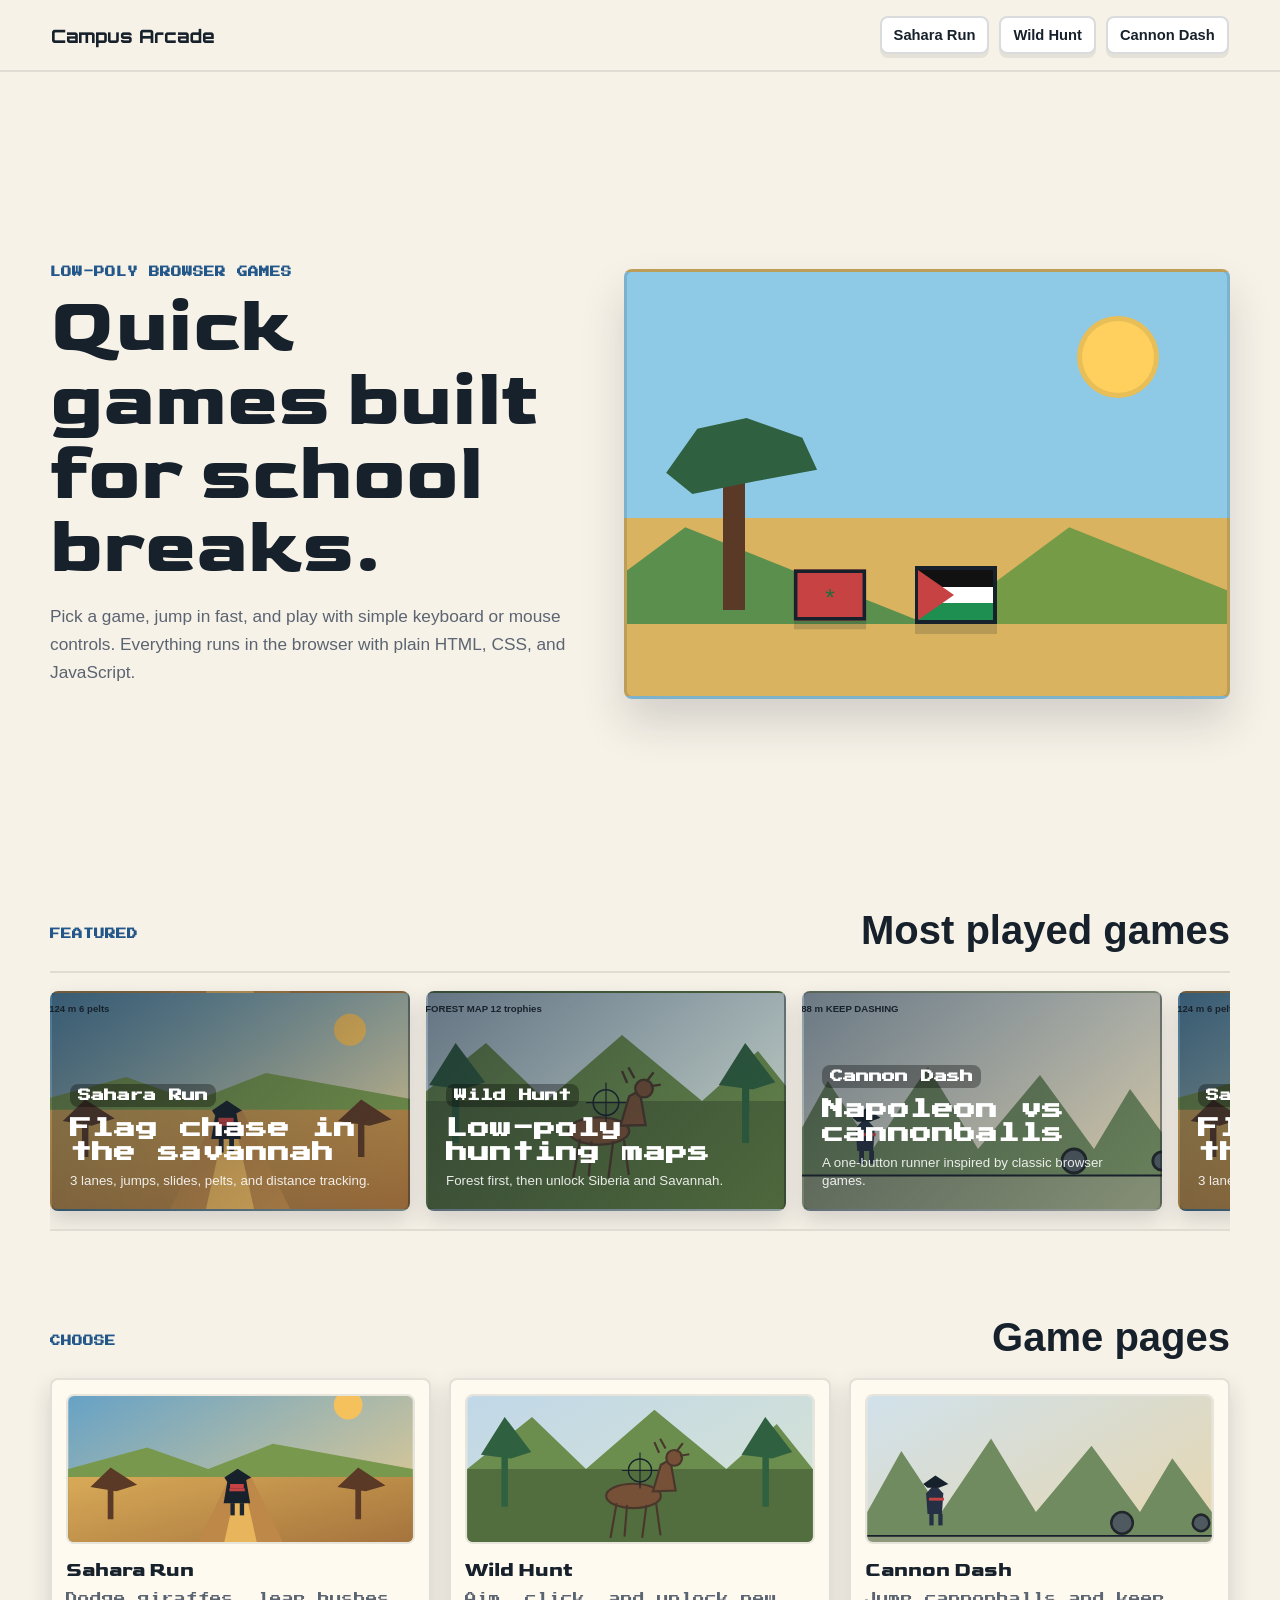
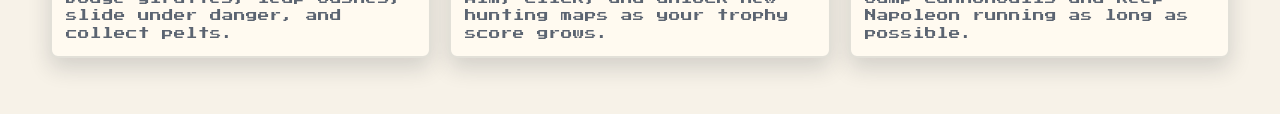
<file: index.html>
<!doctype html>
<html lang="en">
  <head>
    <meta charset="utf-8">
    <meta name="viewport" content="width=device-width, initial-scale=1">
    <title>Campus Arcade</title>
    <link rel="stylesheet" href="styles.css">
  </head>
  <body>
    <header class="site-header">
      <a class="brand" href="index.html">Campus Arcade</a>
      <nav class="nav-links" aria-label="Main navigation">
        <a href="runner.html">Sahara Run</a>
        <a href="safari.html">Wild Hunt</a>
        <a href="napoleon.html">Cannon Dash</a>
      </nav>
    </header>

    <main>
      <section class="intro">
        <div class="intro-copy">
          <p class="eyebrow">Low-poly browser games</p>
          <h1>Quick games built for school breaks.</h1>
          <p>
            Pick a game, jump in fast, and play with simple keyboard or mouse controls.
            Everything runs in the browser with plain HTML, CSS, and JavaScript.
          </p>
        </div>
        <div class="hero-scene" aria-label="Low-poly savannah arcade scene">
          <div class="sun"></div>
          <div class="hill hill-one"></div>
          <div class="hill hill-two"></div>
          <div class="acacia"></div>
          <div class="runner-token western-token"></div>
          <div class="runner-token morocco-token"></div>
        </div>
      </section>

      <section class="featured-section" aria-labelledby="featured-title">
        <div class="section-heading">
          <p class="eyebrow">Featured</p>
          <h2 id="featured-title">Most played games</h2>
        </div>
        <div class="carousel" aria-label="Featured game carousel">
          <div class="carousel-track">
            <a class="feature-card sahara-card" href="runner.html">
              <span>Sahara Run</span>
              <strong>Flag chase in the savannah</strong>
              <small>3 lanes, jumps, slides, pelts, and distance tracking.</small>
            </a>
            <a class="feature-card safari-card" href="safari.html">
              <span>Wild Hunt</span>
              <strong>Low-poly hunting maps</strong>
              <small>Forest first, then unlock Siberia and Savannah.</small>
            </a>
            <a class="feature-card cannon-card" href="napoleon.html">
              <span>Cannon Dash</span>
              <strong>Napoleon vs cannonballs</strong>
              <small>A one-button runner inspired by classic browser games.</small>
            </a>
            <a class="feature-card sahara-card" href="runner.html" aria-hidden="true">
              <span>Sahara Run</span>
              <strong>Flag chase in the savannah</strong>
              <small>3 lanes, jumps, slides, pelts, and distance tracking.</small>
            </a>
            <a class="feature-card safari-card" href="safari.html" aria-hidden="true">
              <span>Wild Hunt</span>
              <strong>Low-poly hunting maps</strong>
              <small>Forest first, then unlock Siberia and Savannah.</small>
            </a>
            <a class="feature-card cannon-card" href="napoleon.html" aria-hidden="true">
              <span>Cannon Dash</span>
              <strong>Napoleon vs cannonballs</strong>
              <small>A one-button runner inspired by classic browser games.</small>
            </a>
          </div>
        </div>
      </section>

      <section class="games-section" aria-labelledby="games-title">
        <div class="section-heading">
          <p class="eyebrow">Choose</p>
          <h2 id="games-title">Game pages</h2>
        </div>
        <div class="game-grid">
          <a class="game-card" href="runner.html">
            <img class="mini-art" src="thumb-sahara.svg" alt="Sahara Run gameplay screenshot">
            <h3>Sahara Run</h3>
            <p>Dodge giraffes, leap bushes, slide under danger, and collect pelts.</p>
          </a>
          <a class="game-card" href="safari.html">
            <img class="mini-art" src="thumb-wild-hunt.svg" alt="Wild Hunt gameplay screenshot">
            <h3>Wild Hunt</h3>
            <p>Aim, click, and unlock new hunting maps as your trophy score grows.</p>
          </a>
          <a class="game-card" href="napoleon.html">
            <img class="mini-art" src="thumb-cannon-dash.svg" alt="Cannon Dash gameplay screenshot">
            <h3>Cannon Dash</h3>
            <p>Jump cannonballs and keep Napoleon running as long as possible.</p>
          </a>
        </div>
      </section>
    </main>
  </body>
</html>
</file>
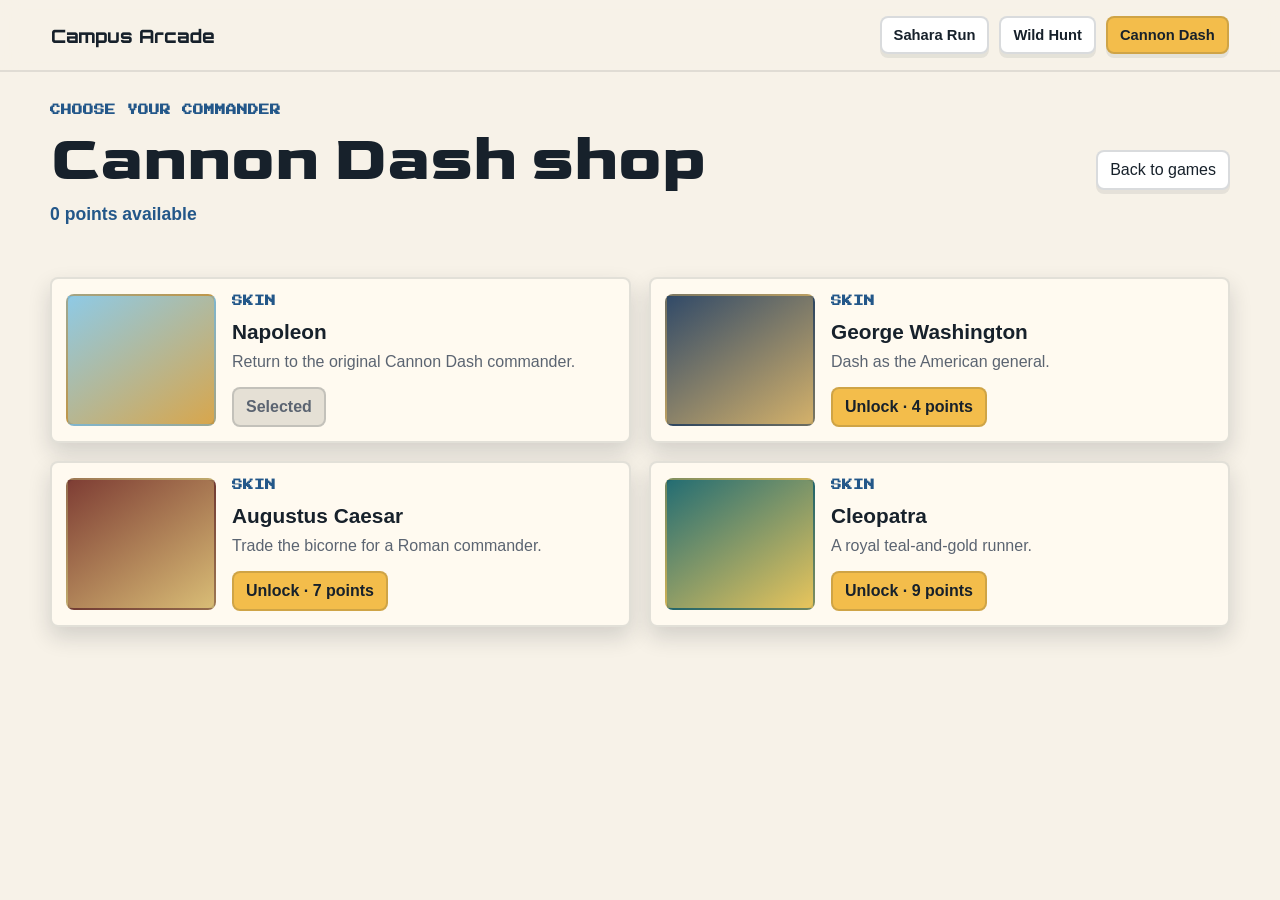
<file: napoleon-shop.html>
<!doctype html>
<html lang="en">
  <head>
    <meta charset="utf-8">
    <meta name="viewport" content="width=device-width, initial-scale=1">
    <title>Cannon Dash Shop | Campus Arcade</title>
    <link rel="stylesheet" href="styles.css?v=3">
  </head>
  <body data-shop-game="napoleon">
    <header class="site-header">
      <a class="brand" href="index.html">Campus Arcade</a>
      <nav class="nav-links" aria-label="Main navigation">
        <a href="runner.html">Sahara Run</a>
        <a href="safari.html">Wild Hunt</a>
        <a href="napoleon.html" aria-current="page">Cannon Dash</a>
      </nav>
    </header>
    <main class="game-page shop-page">
      <section class="game-shell">
        <div class="game-topline">
          <div><p class="eyebrow">Choose your commander</p><h1>Cannon Dash shop</h1></div>
          <div class="game-actions"><a class="quiet-link" href="napoleon.html">Back to games</a></div>
        </div>
        <p class="shop-balance" id="shopBalance"></p>
        <p class="shop-message" id="shopMessage" role="status"></p>
        <div class="shop-grid" id="shopItems"></div>
      </section>
    </main>
    <script src="game.js?v=3"></script>
  </body>
</html>
</file>
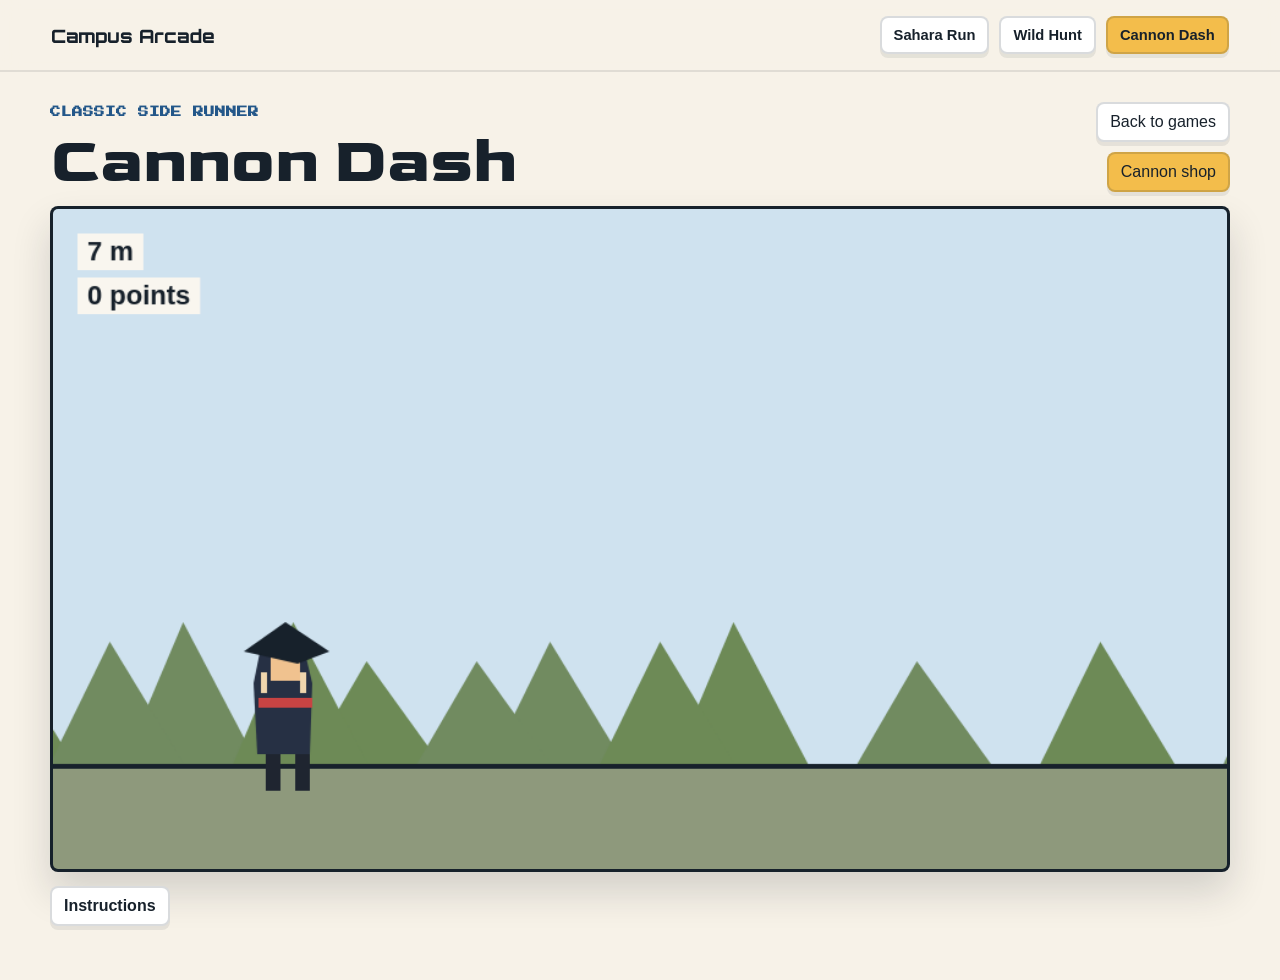
<file: napoleon.html>
<!doctype html>
<html lang="en">
  <head>
    <meta charset="utf-8">
    <meta name="viewport" content="width=device-width, initial-scale=1">
    <title>Cannon Dash | Campus Arcade</title>
    <link rel="stylesheet" href="styles.css?v=2">
  </head>
  <body>
    <header class="site-header">
      <a class="brand" href="index.html">Campus Arcade</a>
      <nav class="nav-links" aria-label="Main navigation">
        <a href="runner.html">Sahara Run</a>
        <a href="safari.html">Wild Hunt</a>
        <a href="napoleon.html" aria-current="page">Cannon Dash</a>
      </nav>
    </header>

    <main class="game-page">
      <section class="game-shell">
        <div class="game-topline">
          <div>
            <p class="eyebrow">Classic side runner</p>
            <h1>Cannon Dash</h1>
          </div>
          <div class="game-actions">
            <a class="quiet-link" href="index.html">Back to games</a>
            <a class="quiet-link shop-link" href="napoleon-shop.html">Cannon shop</a>
          </div>
        </div>
        <div class="canvas-wrap">
          <canvas id="napoleonGame" width="960" height="540" aria-label="Cannon Dash game canvas"></canvas>
        </div>
        <div class="controls-row">
          <div class="instructions-panel">
            <button class="instructions-button" type="button" aria-expanded="false">Instructions</button>
            <ul class="instructions-list" hidden>
              <li>Press W, Up, or Space to jump.</li>
              <li>Double tap jump for a higher hop.</li>
              <li>Keep moving as cannonballs speed up over time.</li>
              <li>Press Space to restart after a crash.</li>
            </ul>
          </div>
        </div>
      </section>
    </main>
    <script src="game.js?v=2"></script>
  </body>
</html>
</file>
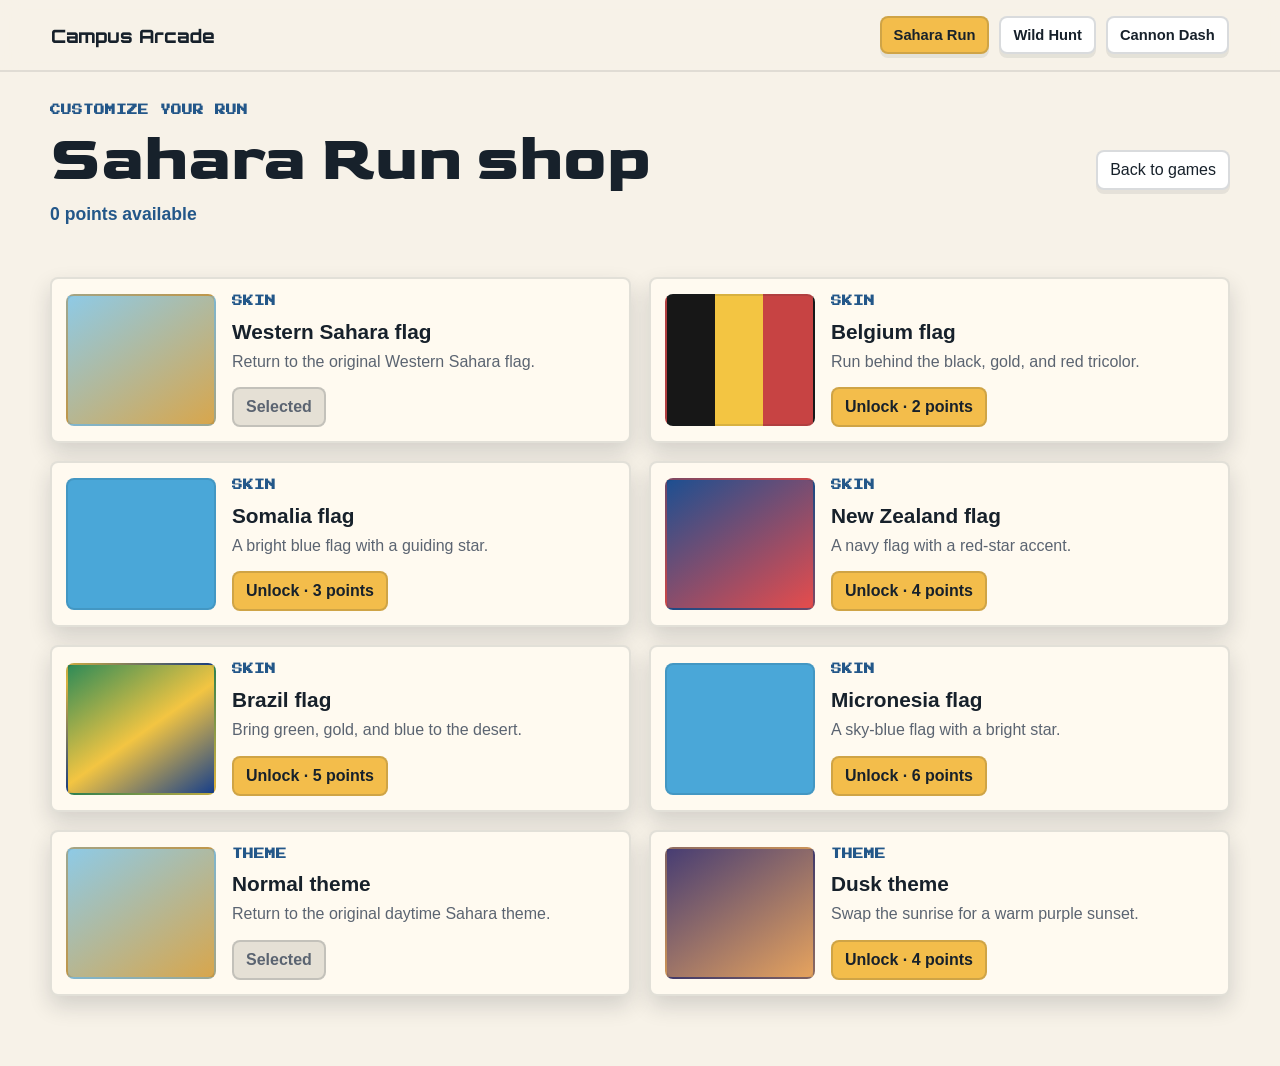
<file: runner-shop.html>
<!doctype html>
<html lang="en">
  <head>
    <meta charset="utf-8">
    <meta name="viewport" content="width=device-width, initial-scale=1">
    <title>Sahara Run Shop | Campus Arcade</title>
    <link rel="stylesheet" href="styles.css?v=3">
  </head>
  <body data-shop-game="runner">
    <header class="site-header">
      <a class="brand" href="index.html">Campus Arcade</a>
      <nav class="nav-links" aria-label="Main navigation">
        <a href="runner.html" aria-current="page">Sahara Run</a>
        <a href="safari.html">Wild Hunt</a>
        <a href="napoleon.html">Cannon Dash</a>
      </nav>
    </header>
    <main class="game-page shop-page">
      <section class="game-shell">
        <div class="game-topline">
          <div><p class="eyebrow">Customize your run</p><h1>Sahara Run shop</h1></div>
          <div class="game-actions"><a class="quiet-link" href="runner.html">Back to games</a></div>
        </div>
        <p class="shop-balance" id="shopBalance"></p>
        <p class="shop-message" id="shopMessage" role="status"></p>
        <div class="shop-grid" id="shopItems"></div>
      </section>
    </main>
    <script src="game.js?v=3"></script>
  </body>
</html>
</file>
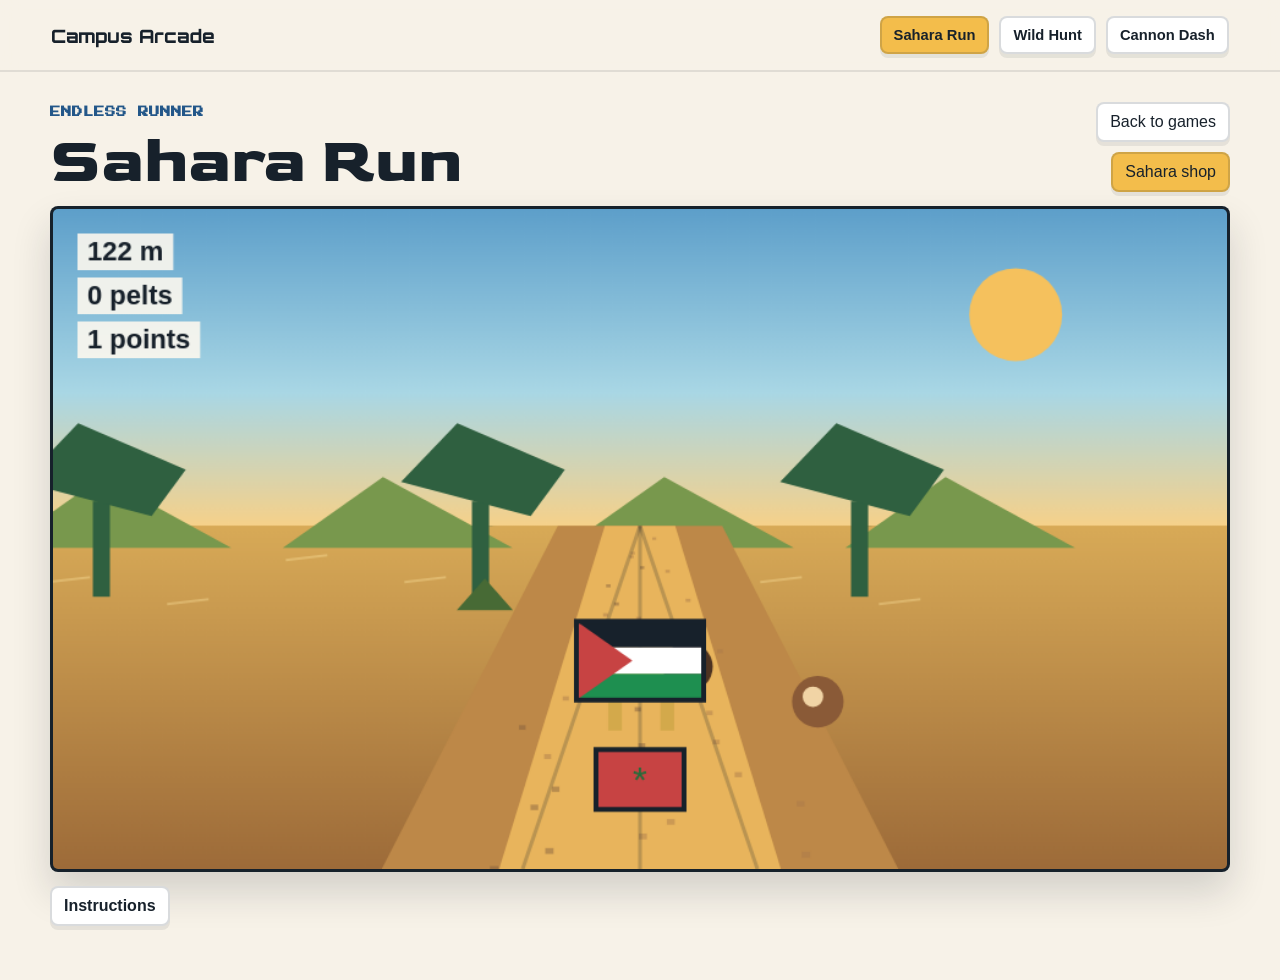
<file: runner.html>
<!doctype html>
<html lang="en">
  <head>
    <meta charset="utf-8">
    <meta name="viewport" content="width=device-width, initial-scale=1">
    <title>Sahara Run | Campus Arcade</title>
    <link rel="stylesheet" href="styles.css?v=2">
  </head>
  <body>
    <header class="site-header">
      <a class="brand" href="index.html">Campus Arcade</a>
      <nav class="nav-links" aria-label="Main navigation">
        <a href="runner.html" aria-current="page">Sahara Run</a>
        <a href="safari.html">Wild Hunt</a>
        <a href="napoleon.html">Cannon Dash</a>
      </nav>
    </header>

    <main class="game-page">
      <section class="game-shell">
        <div class="game-topline">
          <div>
            <p class="eyebrow">Endless runner</p>
            <h1>Sahara Run</h1>
          </div>
          <div class="game-actions">
            <a class="quiet-link" href="index.html">Back to games</a>
            <a class="quiet-link shop-link" href="runner-shop.html">Sahara shop</a>
          </div>
        </div>
        <div class="canvas-wrap">
          <canvas id="runnerGame" width="960" height="540" aria-label="Sahara Run game canvas"></canvas>
        </div>
        <div class="controls-row">
          <div class="instructions-panel">
            <button class="instructions-button" type="button" aria-expanded="false">Instructions</button>
            <ul class="instructions-list" hidden>
              <li>Use A/D or Left/Right to change lanes.</li>
              <li>Press W or Up to jump.</li>
              <li>Press S or Down to slide.</li>
              <li>Press Space to restart after a crash.</li>
            </ul>
          </div>
        </div>
      </section>
    </main>
    <script src="game.js?v=2"></script>
  </body>
</html>
</file>
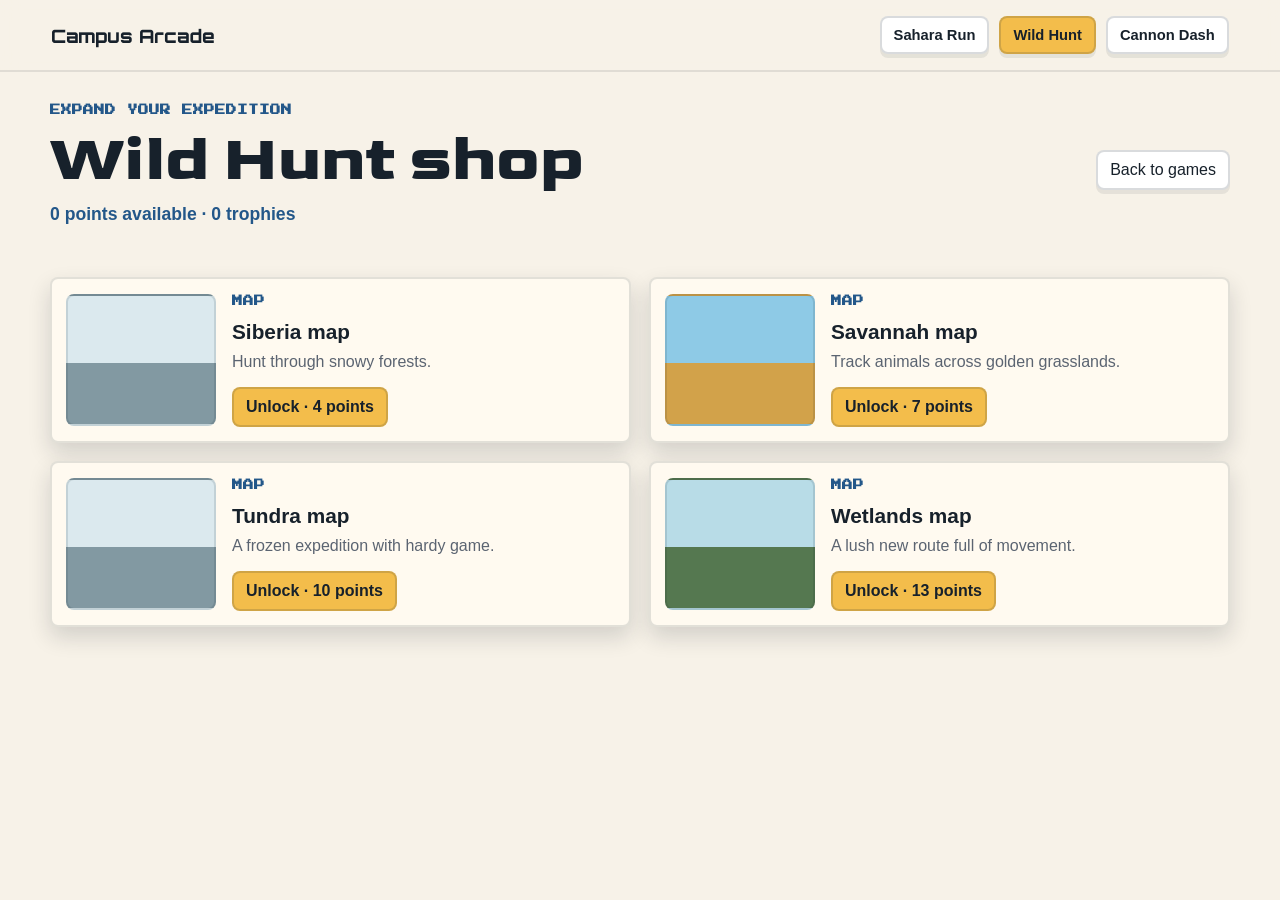
<file: safari-shop.html>
<!doctype html>
<html lang="en">
  <head>
    <meta charset="utf-8">
    <meta name="viewport" content="width=device-width, initial-scale=1">
    <title>Wild Hunt Shop | Campus Arcade</title>
    <link rel="stylesheet" href="styles.css?v=3">
  </head>
  <body data-shop-game="safari">
    <header class="site-header">
      <a class="brand" href="index.html">Campus Arcade</a>
      <nav class="nav-links" aria-label="Main navigation">
        <a href="runner.html">Sahara Run</a>
        <a href="safari.html" aria-current="page">Wild Hunt</a>
        <a href="napoleon.html">Cannon Dash</a>
      </nav>
    </header>
    <main class="game-page shop-page">
      <section class="game-shell">
        <div class="game-topline">
          <div><p class="eyebrow">Expand your expedition</p><h1>Wild Hunt shop</h1></div>
          <div class="game-actions"><a class="quiet-link" href="safari.html">Back to games</a></div>
        </div>
        <p class="shop-balance" id="shopBalance"></p>
        <p class="shop-message" id="shopMessage" role="status"></p>
        <div class="shop-grid" id="shopItems"></div>
      </section>
    </main>
    <script src="game.js?v=3"></script>
  </body>
</html>
</file>
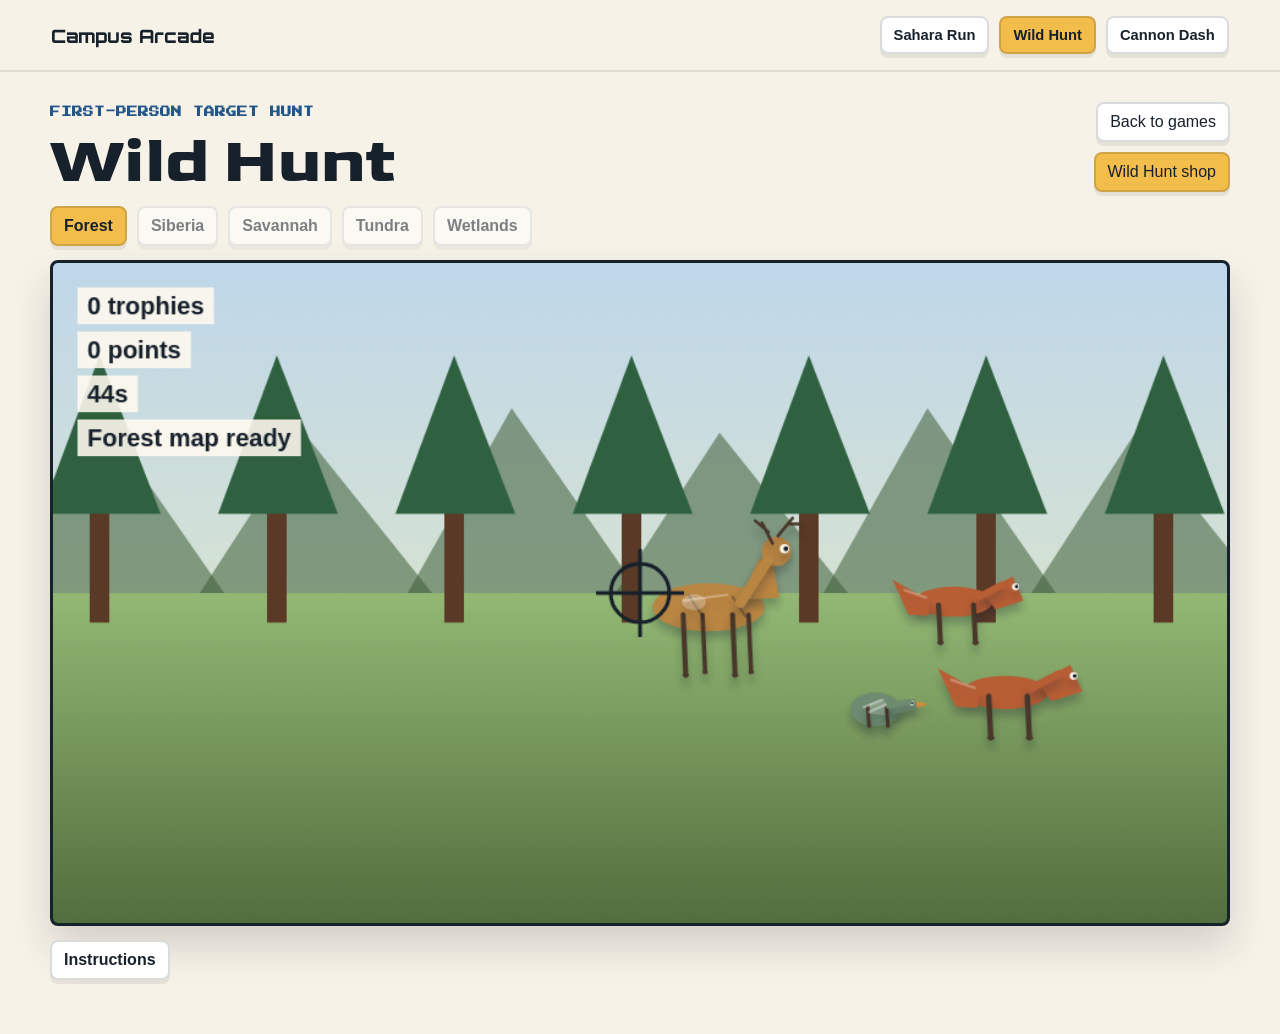
<file: safari.html>
<!doctype html>
<html lang="en">
  <head>
    <meta charset="utf-8">
    <meta name="viewport" content="width=device-width, initial-scale=1">
    <title>Wild Hunt | Campus Arcade</title>
    <link rel="stylesheet" href="styles.css?v=2">
  </head>
  <body>
    <header class="site-header">
      <a class="brand" href="index.html">Campus Arcade</a>
      <nav class="nav-links" aria-label="Main navigation">
        <a href="runner.html">Sahara Run</a>
        <a href="safari.html" aria-current="page">Wild Hunt</a>
        <a href="napoleon.html">Cannon Dash</a>
      </nav>
    </header>

    <main class="game-page">
      <section class="game-shell">
        <div class="game-topline">
          <div>
            <p class="eyebrow">First-person target hunt</p>
            <h1>Wild Hunt</h1>
          </div>
          <div class="game-actions">
            <a class="quiet-link" href="index.html">Back to games</a>
            <a class="quiet-link shop-link" href="safari-shop.html">Wild Hunt shop</a>
          </div>
        </div>
        <div class="map-picker" aria-label="Map selection">
          <button class="map-button active" data-map="forest">Forest</button>
          <button class="map-button locked" data-map="siberia">Siberia</button>
          <button class="map-button locked" data-map="savannah">Savannah</button>
          <button class="map-button locked" data-map="tundra">Tundra</button>
          <button class="map-button locked" data-map="wetlands">Wetlands</button>
        </div>
        <div class="canvas-wrap">
          <canvas id="safariGame" width="960" height="540" aria-label="Wild Hunt game canvas"></canvas>
        </div>
        <div class="controls-row">
          <div class="instructions-panel">
            <button class="instructions-button" type="button" aria-expanded="false">Instructions</button>
            <ul class="instructions-list" hidden>
              <li>Move the mouse or trackpad to aim.</li>
              <li>Click an animal to take a shot.</li>
              <li>Earn 1 point for every 5 animals tagged.</li>
              <li>Spend points in the shop to unlock more maps.</li>
            </ul>
          </div>
        </div>
      </section>
    </main>
    <script src="game.js?v=2"></script>
  </body>
</html>
</file>
<file: styles.css>
@import url('https://fonts.googleapis.com/css2?family=Goldman:wght@400;700&family=Orbitron:wght@500;700&family=Press+Start+2P&display=swap');

:root {
  --ink: #17212b;
  --muted: #5b6471;
  --paper: #f7f2e8;
  --panel: #fffaf0;
  --grass: #5b8f4d;
  --leaf: #2f6040;
  --gold: #f3bd4b;
  --sky: #8ecae6;
  --blue: #235789;
  --red: #c74343;
  --shadow: rgba(23, 33, 43, 0.16);
}

* {
  box-sizing: border-box;
}

body {
  margin: 0;
  min-height: 100vh;
  background: var(--paper);
  color: var(--ink);
  font-family: Arial, Helvetica, sans-serif;
}

a {
  color: inherit;
  text-decoration: none;
}

.site-header {
  position: sticky;
  top: 0;
  z-index: 5;
  display: flex;
  align-items: center;
  justify-content: space-between;
  gap: 18px;
  padding: 16px clamp(16px, 4vw, 54px);
  background: rgba(247, 242, 232, 0.92);
  border-bottom: 2px solid rgba(23, 33, 43, 0.1);
  backdrop-filter: blur(10px);
}

.brand {
  font-family: "Orbitron", Arial, sans-serif;
  font-size: 1.15rem;
  font-weight: 800;
}

.nav-links {
  display: flex;
  flex-wrap: wrap;
  justify-content: flex-end;
  gap: 10px;
  font-size: 0.92rem;
  font-weight: 700;
}

.nav-links a,
.quiet-link,
.map-button {
  border: 2px solid rgba(23, 33, 43, 0.16);
  border-radius: 8px;
  background: #ffffff;
  padding: 9px 12px;
  box-shadow: 0 4px 0 rgba(23, 33, 43, 0.08);
}

.nav-links a[aria-current="page"],
.nav-links a:hover,
.quiet-link:hover,
.map-button:hover,
.map-button.active {
  background: var(--gold);
  color: var(--ink);
}

.intro,
.featured-section,
.games-section,
.game-page {
  width: min(1180px, calc(100% - 32px));
  margin: 0 auto;
}

.intro {
  display: grid;
  grid-template-columns: minmax(0, 0.92fr) minmax(320px, 1.08fr);
  align-items: center;
  gap: clamp(22px, 5vw, 58px);
  min-height: calc(100vh - 92px);
  padding: 38px 0 22px;
}

.intro-copy h1,
.game-topline h1 {
  font-family: "Goldman", Arial, sans-serif;
  margin: 0;
  max-width: 760px;
  font-size: clamp(2.45rem, 6vw, 5.4rem);
  line-height: 0.96;
  letter-spacing: 0;
}

.intro-copy p:not(.eyebrow) {
  max-width: 620px;
  color: var(--muted);
  font-size: 1.08rem;
  line-height: 1.6;
}

.eyebrow {
  margin: 0 0 10px;
  color: var(--blue);
  font-size: 0.78rem;
  font-weight: 900;
  letter-spacing: 0;
  text-transform: uppercase;
}

.hero-scene {
  position: relative;
  min-height: 430px;
  overflow: hidden;
  border: 3px solid rgba(23, 33, 43, 0.14);
  border-radius: 8px;
  background:
    linear-gradient(#8ecae6 0 58%, #d9b35f 58% 100%);
  box-shadow: 0 24px 44px var(--shadow);
}

.sun {
  position: absolute;
  top: 44px;
  right: 68px;
  width: 82px;
  height: 82px;
  background: #ffd05d;
  border-radius: 50%;
  border: 5px solid rgba(23, 33, 43, 0.1);
}

.hill {
  position: absolute;
  bottom: 72px;
  width: 62%;
  height: 110px;
  background: var(--grass);
  clip-path: polygon(0 100%, 35% 12%, 100% 100%);
}

.hill-one {
  left: -12%;
}

.hill-two {
  right: -14%;
  background: #769b47;
}

.acacia {
  position: absolute;
  left: 16%;
  bottom: 86px;
  width: 22px;
  height: 142px;
  background: #5a3926;
}

.acacia::before {
  content: "";
  position: absolute;
  left: -70px;
  top: -50px;
  width: 164px;
  height: 76px;
  background: var(--leaf);
  clip-path: polygon(8% 72%, 27% 14%, 57% 0, 91% 26%, 100% 68%, 63% 83%, 24% 100%);
}

.runner-token {
  position: absolute;
  bottom: 72px;
  width: 82px;
  height: 58px;
  border: 4px solid var(--ink);
  box-shadow: 0 10px 0 rgba(23, 33, 43, 0.18);
}

.western-token {
  left: 48%;
  background: linear-gradient(#111 0 33%, #fff 33% 66%, #1e8f50 66% 100%);
}

.western-token::before {
  content: "";
  position: absolute;
  left: -1px;
  top: 0;
  border-top: 25px solid transparent;
  border-bottom: 25px solid transparent;
  border-left: 36px solid #c74343;
}

.morocco-token {
  left: 27%;
  transform: scale(0.88);
  background: #c74343;
}

.morocco-token::before {
  content: "*";
  position: absolute;
  inset: 12px 0 0;
  color: #236d3a;
  font-size: 28px;
  text-align: center;
}

.featured-section,
.games-section {
  padding: 28px 0 56px;
}

.section-heading {
  display: flex;
  align-items: end;
  justify-content: space-between;
  gap: 16px;
  margin-bottom: 18px;
}

.section-heading h2 {
  margin: 0;
  font-size: clamp(1.6rem, 4vw, 2.5rem);
}

.carousel {
  overflow: hidden;
  border-block: 2px solid rgba(23, 33, 43, 0.1);
  padding: 18px 0;
}

.carousel-track {
  display: flex;
  width: max-content;
  gap: 16px;
  animation: slideCards 24s linear infinite;
}

.carousel:hover .carousel-track {
  animation-play-state: paused;
}

.feature-card,
.game-card {
  border: 2px solid rgba(23, 33, 43, 0.12);
  border-radius: 8px;
  background: var(--panel);
  box-shadow: 0 10px 22px var(--shadow);
}

.feature-card {
  display: grid;
  align-content: end;
  width: min(360px, 82vw);
  min-height: 220px;
  padding: 18px;
  overflow: hidden;
  color: #fff;
  background: var(--leaf);
}

.feature-card span {
  font-family: "Press Start 2P", monospace;
  width: fit-content;
  margin-bottom: 10px;
  padding: 5px 8px;
  border-radius: 8px;
  background: rgba(0, 0, 0, 0.32);
  font-size: 0.82rem;
  font-weight: 900;
}

.feature-card strong {
  font-family: "Press Start 2P", monospace;
  font-size: 1.35rem;
  line-height: 1.1;
}

.feature-card small {
  margin-top: 8px;
  color: rgba(255, 255, 255, 0.88);
  line-height: 1.4;
}

.eyebrow {
  font-family: "Press Start 2P", monospace;
  font-size: 0.66rem;
  line-height: 1.6;
}

.game-card h3 {
  font-family: "Goldman", Arial, sans-serif;
}

.game-card p {
  font-family: "Press Start 2P", monospace;
  font-size: 0.72rem;
  line-height: 1.8;
}

.sahara-card {
  background:
    linear-gradient(135deg, rgba(23, 33, 43, 0.54), rgba(23, 33, 43, 0.08)),
    url("thumb-sahara.svg") center / cover;
}

.safari-card {
  background:
    linear-gradient(135deg, rgba(23, 33, 43, 0.54), rgba(23, 33, 43, 0.08)),
    url("thumb-wild-hunt.svg") center / cover;
}

.cannon-card {
  background:
    linear-gradient(135deg, rgba(23, 33, 43, 0.54), rgba(23, 33, 43, 0.08)),
    url("thumb-cannon-dash.svg") center / cover;
}

@keyframes slideCards {
  from {
    transform: translateX(0);
  }
  to {
    transform: translateX(calc(-50% - 8px));
  }
}

.game-grid {
  display: grid;
  grid-template-columns: repeat(3, minmax(0, 1fr));
  gap: 18px;
}

.game-card {
  display: block;
  padding: 14px;
  transition: transform 160ms ease, box-shadow 160ms ease;
}

.game-card:hover {
  transform: translateY(-4px);
  box-shadow: 0 16px 30px var(--shadow);
}

.game-card h3 {
  margin: 14px 0 8px;
  font-size: 1.25rem;
}

.game-card p {
  margin: 0;
  color: var(--muted);
  line-height: 1.5;
}

.mini-art {
  position: relative;
  height: 150px;
  overflow: hidden;
  border-radius: 8px;
  border: 2px solid rgba(23, 33, 43, 0.1);
  display: block;
  width: 100%;
  object-fit: cover;
}

.runner-art {
  background: linear-gradient(#9bd1ef 0 54%, #d5a34f 54% 100%);
}

.runner-art::before,
.safari-art::before,
.cannon-art::before {
  content: "";
  position: absolute;
  inset: auto 14% 24px 14%;
  height: 42px;
  background: rgba(23, 33, 43, 0.18);
  clip-path: polygon(0 100%, 15% 20%, 35% 100%, 58% 0, 82% 100%, 100% 26%, 100% 100%);
}

.safari-art {
  background: linear-gradient(#bfd7ea 0 48%, #4f7a47 48% 100%);
}

.safari-art::after {
  content: "";
  position: absolute;
  top: 42%;
  left: 50%;
  width: 62px;
  height: 62px;
  border: 4px solid #17212b;
  border-radius: 50%;
  transform: translate(-50%, -50%);
}

.cannon-art {
  background: linear-gradient(#cfe2ef 0 58%, #8e997c 58% 100%);
}

.cannon-art::after {
  content: "";
  position: absolute;
  right: 20%;
  bottom: 36px;
  width: 34px;
  height: 34px;
  border-radius: 50%;
  background: #2d3035;
  box-shadow: -150px 18px 0 #263044;
}

.game-page {
  padding: 30px 0 52px;
}

.game-shell {
  display: grid;
  gap: 14px;
}

.game-topline {
  display: flex;
  align-items: end;
  justify-content: space-between;
  gap: 16px;
}

.game-actions {
  display: flex;
  flex-direction: column;
  align-items: flex-end;
  gap: 10px;
}

.shop-link {
  background: #f3bd4b;
}

.game-topline h1 {
  font-size: clamp(2rem, 5vw, 4rem);
}

.game-topline .eyebrow {
  font-family: "Press Start 2P", monospace;
}

.canvas-wrap {
  overflow: hidden;
  border: 3px solid rgba(23, 33, 43, 0.16);
  border-radius: 8px;
  background: #17212b;
  box-shadow: 0 20px 38px var(--shadow);
}

canvas {
  display: block;
  width: 100%;
  height: auto;
  aspect-ratio: 16 / 9;
  touch-action: none;
}

.controls-row,
.map-picker {
  display: flex;
  flex-wrap: wrap;
  gap: 10px;
}

.controls-row {
  justify-content: flex-start;
  min-height: 42px;
}

.instructions-panel {
  position: relative;
}

.instructions-button {
  cursor: pointer;
  border: 2px solid rgba(23, 33, 43, 0.16);
  border-radius: 8px;
  background: #fff;
  padding: 9px 12px;
  color: var(--ink);
  font: inherit;
  font-weight: 800;
  box-shadow: 0 4px 0 rgba(23, 33, 43, 0.08);
}

.instructions-button[aria-expanded="true"],
.instructions-button:hover {
  background: var(--gold);
}

.instructions-list {
  position: absolute;
  left: 0;
  bottom: calc(100% + 10px);
  z-index: 3;
  width: min(330px, calc(100vw - 48px));
  margin: 0;
  padding: 14px 16px 14px 34px;
  border: 2px solid rgba(23, 33, 43, 0.16);
  border-radius: 8px;
  background: var(--panel);
  box-shadow: 0 12px 24px var(--shadow);
  color: var(--muted);
  line-height: 1.5;
}

.controls-row span {
  display: inline-flex;
  align-items: center;
  min-height: 38px;
  padding: 8px 10px;
  border: 2px solid rgba(23, 33, 43, 0.12);
  border-radius: 8px;
  background: #fff;
  color: var(--muted);
  font-size: 0.88rem;
  font-weight: 700;
}

.map-button {
  cursor: pointer;
  color: var(--ink);
  font: inherit;
  font-weight: 800;
}

.map-button.locked {
  cursor: not-allowed;
  opacity: 0.54;
}

.shop-page {
  padding-bottom: 70px;
}

.shop-balance {
  margin: 0;
  color: var(--blue);
  font-size: 1.1rem;
  font-weight: 900;
}

.shop-message {
  min-height: 24px;
  margin: 0;
  color: var(--muted);
}

.shop-grid {
  display: grid;
  grid-template-columns: repeat(2, minmax(0, 1fr));
  gap: 18px;
}

.shop-card {
  display: grid;
  grid-template-columns: 150px 1fr;
  gap: 16px;
  align-items: center;
  padding: 14px;
  border: 2px solid rgba(23, 33, 43, 0.12);
  border-radius: 8px;
  background: var(--panel);
  box-shadow: 0 10px 22px var(--shadow);
}

.shop-card h2 {
  margin: 0 0 6px;
  font-size: 1.3rem;
}

.shop-card p:not(.eyebrow) {
  margin: 0 0 14px;
  color: var(--muted);
  line-height: 1.45;
}

.shop-art {
  min-height: 132px;
  border: 2px solid rgba(23, 33, 43, 0.12);
  border-radius: 8px;
  background: linear-gradient(145deg, #8ecae6, #d8a64c);
}

.runner-belgium { background: linear-gradient(90deg, #171717 0 33%, #f3c542 33% 66%, #c74343 66%); }
.runner-somalia, .runner-micronesia { background: #4aa7d8; }
.runner-newzealand { background: linear-gradient(145deg, #1d4f91, #e64c4c); }
.runner-brazil { background: linear-gradient(145deg, #2e8b57, #f3c542 52%, #173f8a); }
.runner-dusk { background: linear-gradient(145deg, #473d73, #e6a35e); }
.safari-siberia, .safari-tundra { background: linear-gradient(#dbe9ee 0 52%, #8299a2 52%); }
.safari-savannah { background: linear-gradient(#8ecae6 0 52%, #d2a24a 52%); }
.safari-wetlands { background: linear-gradient(#b8dce7 0 52%, #557850 52%); }
.napoleon-washington { background: linear-gradient(145deg, #314a68, #d4b16a); }
.napoleon-augustus { background: linear-gradient(145deg, #7e3d34, #d9bd76); }
.napoleon-cleopatra { background: linear-gradient(145deg, #236d73, #e8c55c); }

.shop-button {
  cursor: pointer;
  border: 2px solid rgba(23, 33, 43, 0.16);
  border-radius: 8px;
  background: var(--gold);
  padding: 9px 12px;
  color: var(--ink);
  font: inherit;
  font-weight: 800;
}

.shop-button:hover:not(:disabled) {
  filter: brightness(1.06);
}

.shop-button:disabled {
  cursor: default;
  background: #e5e0d5;
  color: var(--muted);
}

@media (max-width: 840px) {
  .site-header,
  .game-topline,
  .section-heading {
    align-items: flex-start;
    flex-direction: column;
  }

  .nav-links {
    justify-content: flex-start;
  }

  .intro {
    grid-template-columns: 1fr;
    min-height: auto;
  }

  .hero-scene {
    min-height: 320px;
  }

  .game-grid {
    grid-template-columns: 1fr;
  }

  .shop-grid {
    grid-template-columns: 1fr;
  }

  .shop-card {
    grid-template-columns: 110px 1fr;
  }
}

@media (prefers-reduced-motion: reduce) {
  .carousel-track {
    animation: none;
  }
}
</file>
